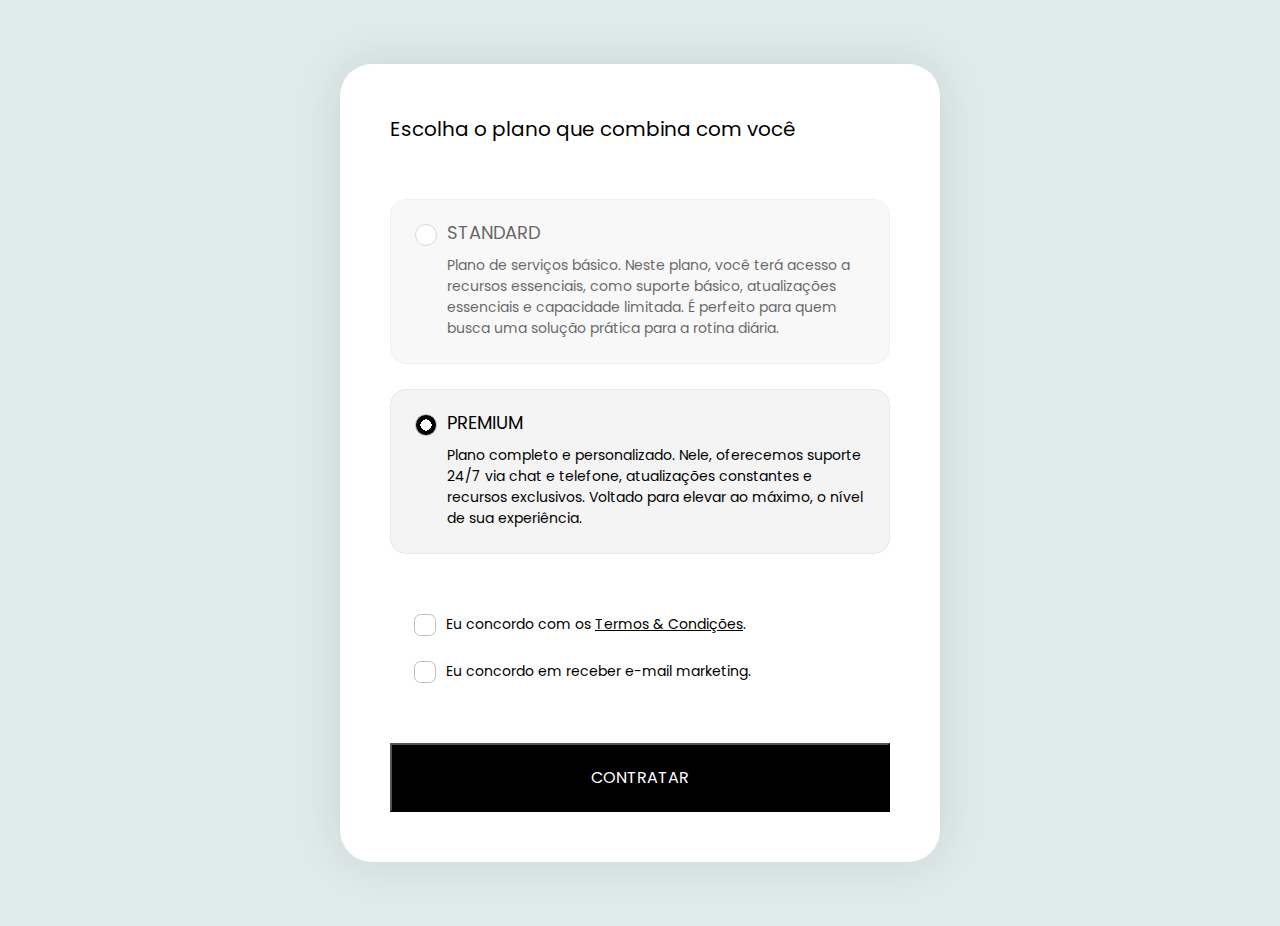
<file: index.html>
<!DOCTYPE html>
<html lang="pt-br">
  <head>
    <meta charset="UTF-8" />
    <meta name="author" content="Juan Carlos" />
    <meta name="keywords" content="page, plans, terms, html, css." />
    <meta name="description" content="Componente de uma página de Planos & Termos, para prática de HTML e CSS." />
    <meta name="viewport" content="width=device-width, initial-scale=1.0" />
    <link rel="stylesheet" type="text/css" href="src/styles/global.css" />
    <title>Planos & Termos</title>
  </head>
  <body>
    <form class="form">
      <fieldset class="form__content">
        <legend class="form__title">Escolha o plano que combina com você</legend>
        <div class="form__plan-option">
          <input type="radio" id="standard-plan" name="plan"/>
          <div>
          <label for="standard-plan" class="form__plan-title">standard</label>
          <p class="form__plan-description">Plano de serviços básico. Neste plano, você terá acesso a recursos essenciais, como suporte básico, atualizações essenciais e capacidade limitada. É perfeito para quem busca uma solução prática para a rotina diária.</p>
          </div>  
        </div>
        <div class="form__plan-option">
          <input type="radio" id="advanced-plan" name="plan" checked/>
          <div>
          <label for="advanced-plan" class="form__plan-title">premium</label>
          <p class="form__plan-description">Plano completo e personalizado. Nele, oferecemos suporte 24/7 via chat e telefone, atualizações constantes e recursos exclusivos. Voltado para elevar ao máximo, o nível de sua experiência.</p>
          </div>  
        </div>

       <div class="form__checkbox-options">
          <input type="checkbox" id="terms" name="terms" required/>
          <label for="terms">Eu concordo com os <a href="/termos-e-condicoes">Termos & Condições</a>.</label>
        </div>
        <div class="form__checkbox-options">
          <input type="checkbox" id="marketing" name="marketing" />
          <label for="marketing">Eu concordo em receber e-mail marketing.</label>
        </div>

        <button class="form__button-submit">contratar</button>
        <span></span>
      </fieldset>
    </form>
  </body>
</html>
</file>
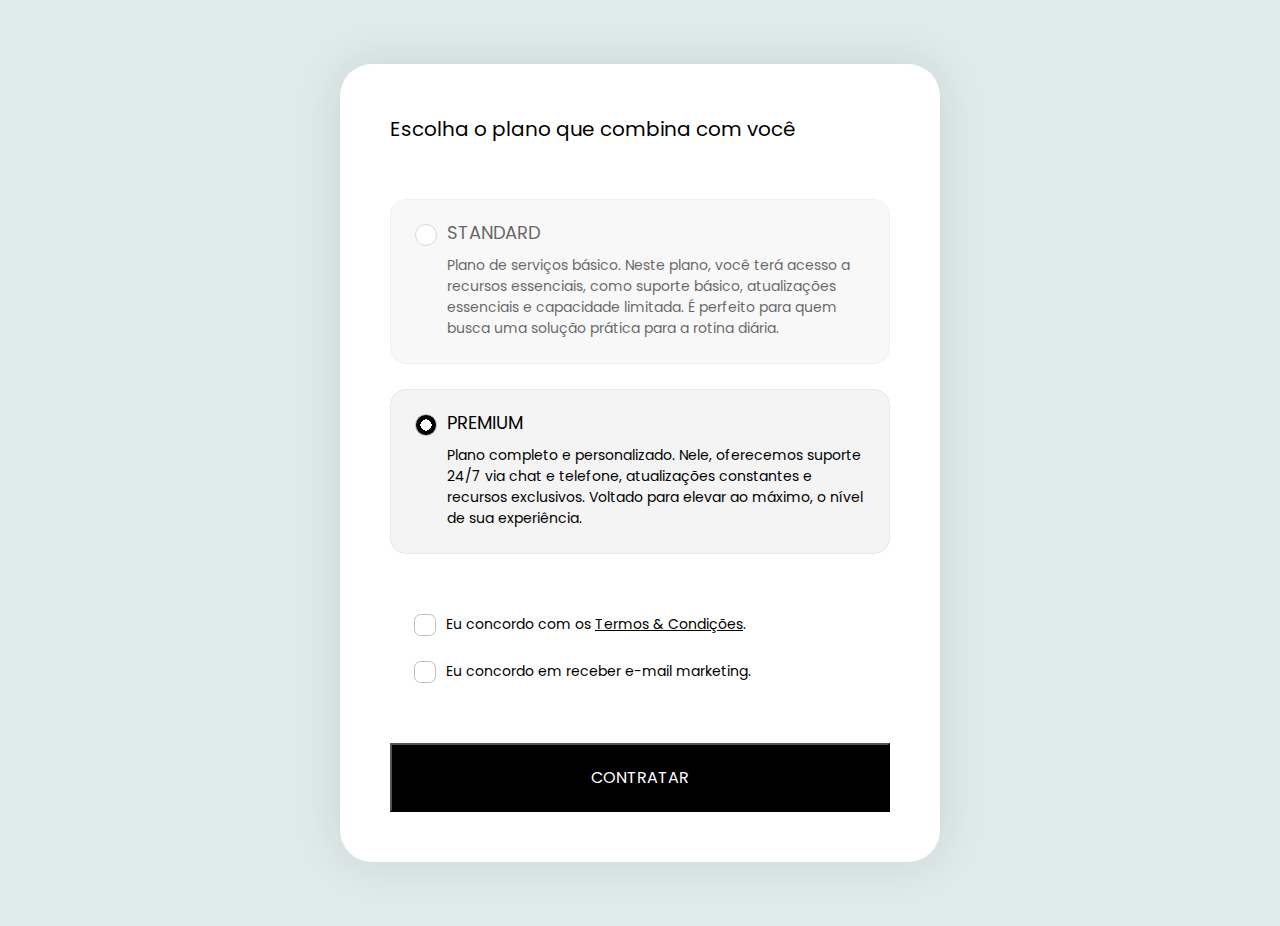
<file: src/index.html>
<!DOCTYPE html>
<html lang="pt-br">
  <head>
    <meta charset="UTF-8" />
    <meta name="author" content="Juan Carlos" />
    <meta name="keywords" content="page, plans, terms, html, css." />
    <meta name="description" content="Componente de uma página de Planos & Termos, para prática de HTML e CSS." />
    <meta name="viewport" content="width=device-width, initial-scale=1.0" />
    <link rel="stylesheet" type="text/css" href="styles/global.css" />
    <title>Planos & Termos</title>
  </head>
  <body>
    <form class="form">
      <fieldset class="form__content">
        <legend class="form__title">Escolha o plano que combina com você</legend>
        <div class="form__plan-option">
          <input type="radio" id="standard-plan" name="plan"/>
          <div>
          <label for="standard-plan" class="form__plan-title">standard</label>
          <p class="form__plan-description">Plano de serviços básico. Neste plano, você terá acesso a recursos essenciais, como suporte básico, atualizações essenciais e capacidade limitada. É perfeito para quem busca uma solução prática para a rotina diária.</p>
          </div>  
        </div>
        <div class="form__plan-option">
          <input type="radio" id="advanced-plan" name="plan" checked/>
          <div>
          <label for="advanced-plan" class="form__plan-title">premium</label>
          <p class="form__plan-description">Plano completo e personalizado. Nele, oferecemos suporte 24/7 via chat e telefone, atualizações constantes e recursos exclusivos. Voltado para elevar ao máximo, o nível de sua experiência.</p>
          </div>  
        </div>

       <div class="form__checkbox-options">
          <input type="checkbox" id="terms" name="terms" required/>
          <label for="terms">Eu concordo com os <a href="/termos-e-condicoes">Termos & Condições</a>.</label>
        </div>
        <div class="form__checkbox-options">
          <input type="checkbox" id="marketing" name="marketing" />
          <label for="marketing">Eu concordo em receber e-mail marketing.</label>
        </div>

        <button class="form__button-submit">contratar</button>
        <span></span>
      </fieldset>
    </form>
  </body>
</html>
</file>
<file: src/styles/global.css>
@import url("https://fonts.googleapis.com/css2?family=Poppins:wght@500&display=swap");
@import "./form.css";

:root {
  --primary-color-100: #f4f4f4;
  --primary-color-200: #dfebeb;
  --primary-color-300: #bbc1c1;
  font-size: 62.5%;
}

* {
  box-sizing: border-box;
  margin: 0;
  padding: 0;
}

body {
  align-items: center;
  background-color: var(--primary-color-200);
  display: flex;
  font-size: 1.6rem;
  justify-content: center;
  min-height: 100vh;
  padding: 5%;
}

body * {
  font-family: "Poppins", sans-serif;
}

a {
  color: unset;
}
</file>
